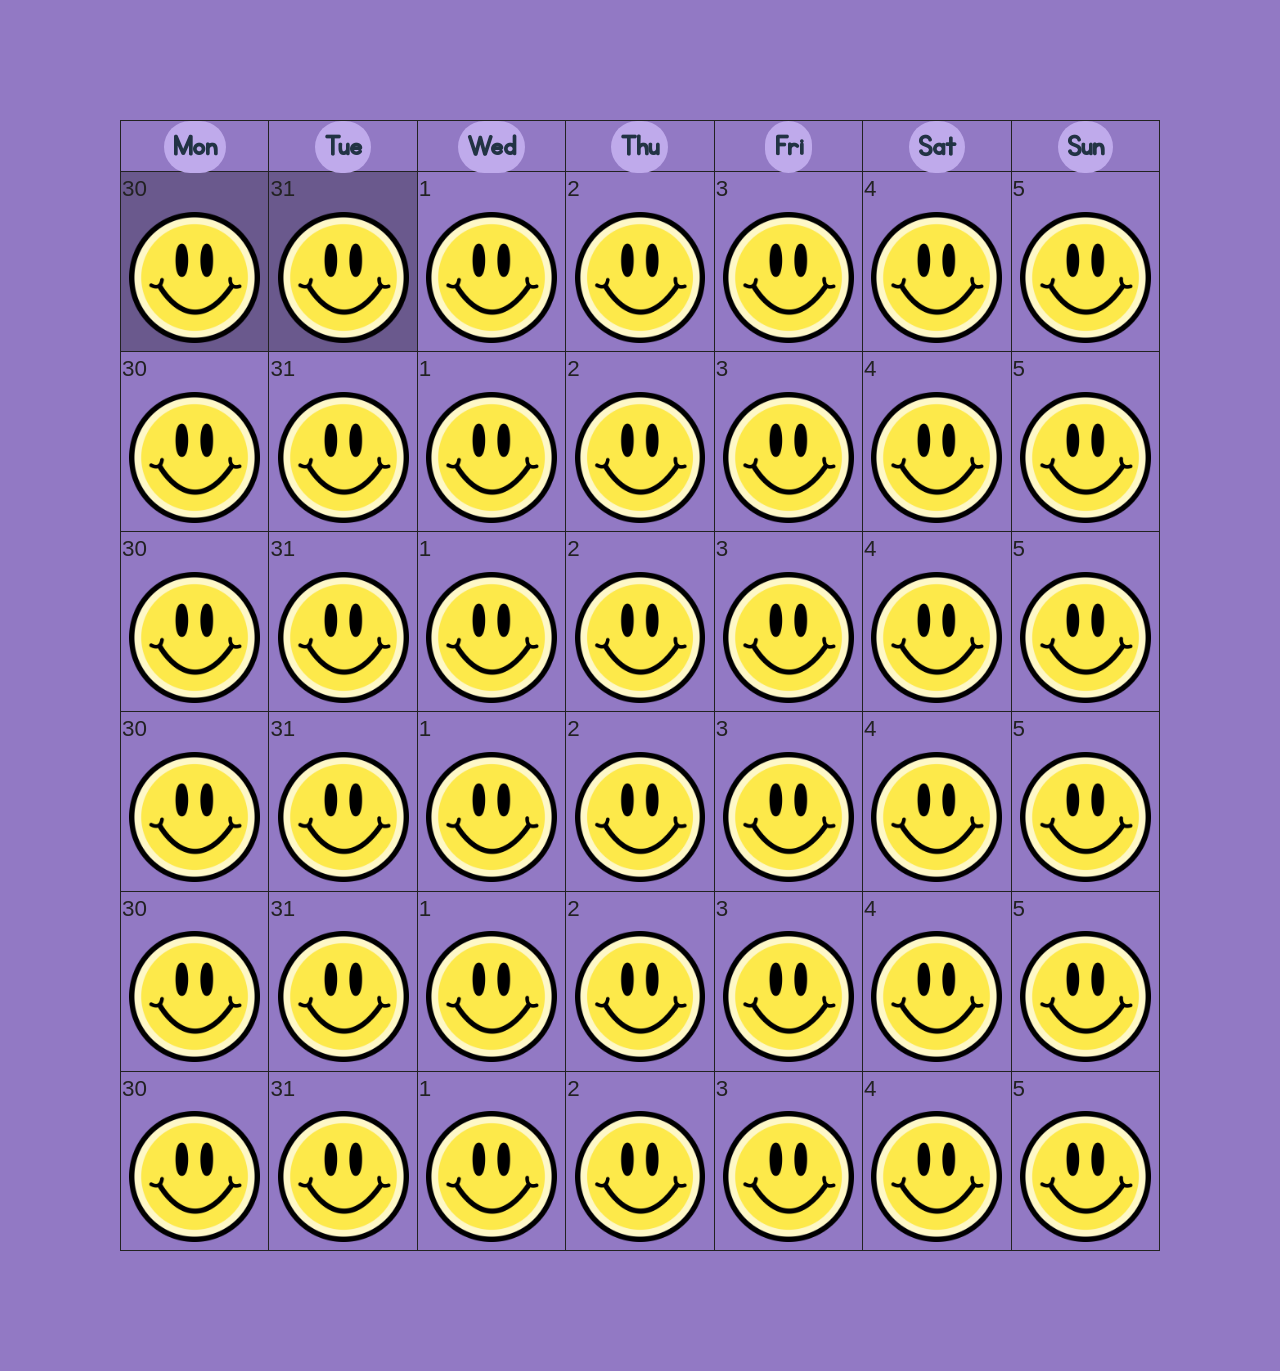
<file: main/frontend/calendar.html>
<!DOCTYPE html>
<html lang="en">
<head>
  <meta charset="UTF-8">
  <title>Calendar</title>
  <link rel="stylesheet" href="css/main.css">

</head>
<body style="margin:120px">
  <table>
    <tr>
      <th><span class="calendar-header">Mon</span></th>
      <th><span class="calendar-header">Tue</span></th>
      <th><span class="calendar-header">Wed</span></th>
      <th><span class="calendar-header">Thu</span></th>
      <th><span class="calendar-header">Fri</span></th>
      <th><span class="calendar-header">Sat</span></th>
      <th><span class="calendar-header">Sun</span></th>
    </tr>
    <tr>
      <td class="calendar-excluded-date">30
      <img src="img/smile2.png" class="calendar-smile2"></td>
      <td class="calendar-excluded-date">31
        <img src="img/smile2.png" class="calendar-smile2"></td>
      <td>1<img src="img/smile2.png" class="calendar-smile2"></td>
      <td>2<img src="img/smile2.png" class="calendar-smile2"></td>
      <td>3<img src="img/smile2.png" class="calendar-smile2"></td>
      <td>4<img src="img/smile2.png" class="calendar-smile2"></td>
      <td>5<img src="img/smile2.png" class="calendar-smile2"></td>
    </tr>
    <tr>
      <td>30
        <img src="img/smile2.png" class="calendar-smile2"></td>
      <td>31
        <img src="img/smile2.png" class="calendar-smile2"></td>
      <td>1<img src="img/smile2.png" class="calendar-smile2"></td>
      <td>2<img src="img/smile2.png" class="calendar-smile2"></td>
      <td>3<img src="img/smile2.png" class="calendar-smile2"></td>
      <td>4<img src="img/smile2.png" class="calendar-smile2"></td>
      <td>5<img src="img/smile2.png" class="calendar-smile2"></td>
    </tr>
    <tr>
      <td>30
        <img src="img/smile2.png" class="calendar-smile2"></td>
      <td>31
        <img src="img/smile2.png" class="calendar-smile2"></td>
      <td>1<img src="img/smile2.png" class="calendar-smile2"></td>
      <td>2<img src="img/smile2.png" class="calendar-smile2"></td>
      <td>3<img src="img/smile2.png" class="calendar-smile2"></td>
      <td>4<img src="img/smile2.png" class="calendar-smile2"></td>
      <td>5<img src="img/smile2.png" class="calendar-smile2"></td>
    </tr>

    <tr>
      <td>30
        <img src="img/smile2.png" class="calendar-smile2"></td>
      <td>31
        <img src="img/smile2.png" class="calendar-smile2"></td>
      <td>1<img src="img/smile2.png" class="calendar-smile2"></td>
      <td>2<img src="img/smile2.png" class="calendar-smile2"></td>
      <td>3<img src="img/smile2.png" class="calendar-smile2"></td>
      <td>4<img src="img/smile2.png" class="calendar-smile2"></td>
      <td>5<img src="img/smile2.png" class="calendar-smile2"></td>
    </tr>
    <tr>
      <td>30
        <img src="img/smile2.png" class="calendar-smile2"></td>
      <td>31
        <img src="img/smile2.png" class="calendar-smile2"></td>
      <td>1<img src="img/smile2.png" class="calendar-smile2"></td>
      <td>2<img src="img/smile2.png" class="calendar-smile2"></td>
      <td>3<img src="img/smile2.png" class="calendar-smile2"></td>
      <td>4<img src="img/smile2.png" class="calendar-smile2"></td>
      <td>5<img src="img/smile2.png" class="calendar-smile2"></td>
    </tr>
    <tr>
      <td>30
        <img src="img/smile2.png" class="calendar-smile2"></td>
      <td>31
        <img src="img/smile2.png" class="calendar-smile2"></td>
      <td>1<img src="img/smile2.png" class="calendar-smile2"></td>
      <td>2<img src="img/smile2.png" class="calendar-smile2"></td>
      <td>3<img src="img/smile2.png" class="calendar-smile2"></td>
      <td>4<img src="img/smile2.png" class="calendar-smile2"></td>
      <td>5<img src="img/smile2.png" class="calendar-smile2"></td>
    </tr>
  </table>
</body>
</html>
</file>
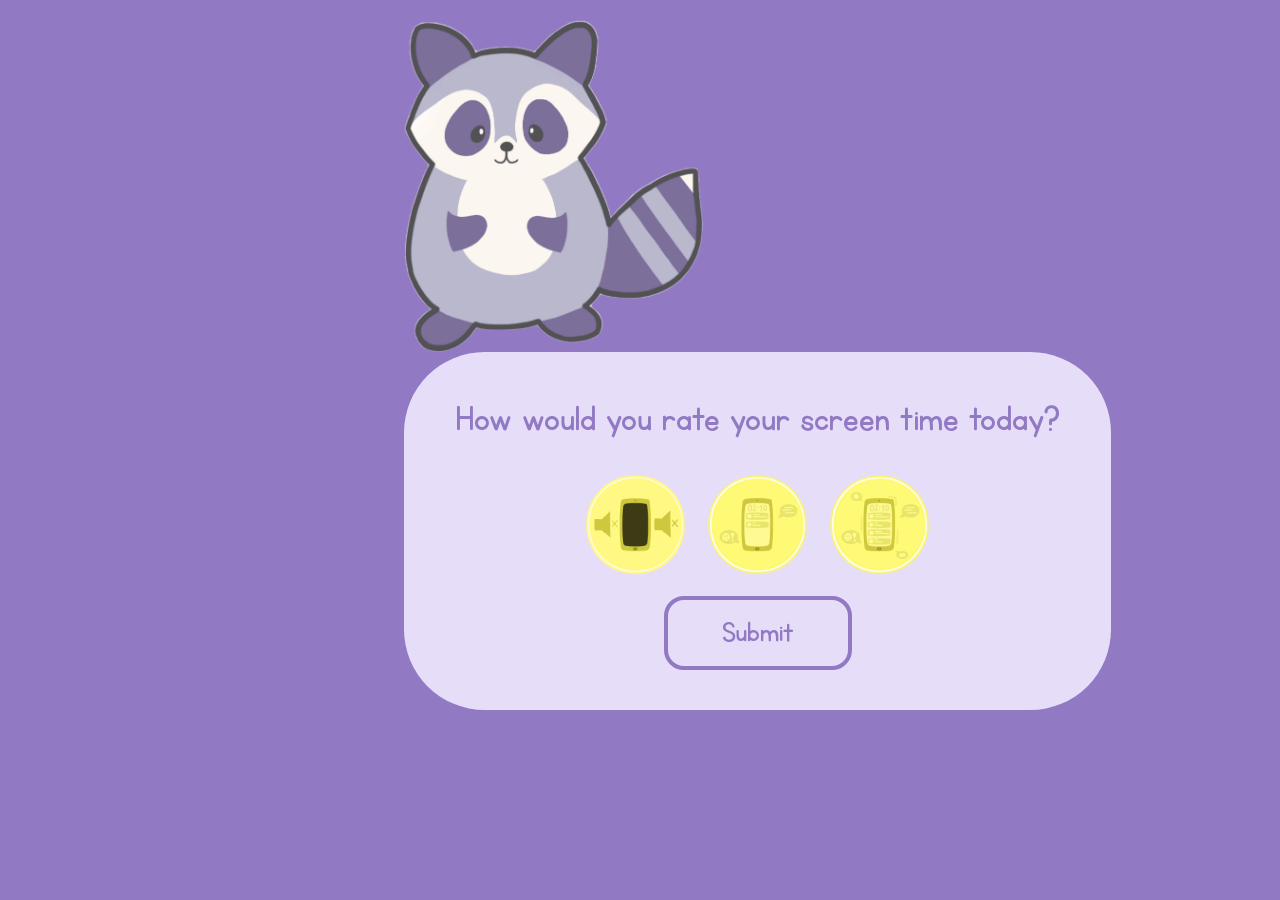
<file: main/frontend/userInput.html>
<!DOCTYPE html>
<html lang="en">
<head>
  <meta charset="UTF-8">
  <title>User Input</title>
  <link rel="stylesheet" href="css/main.css">
</head>
<body>
  <div class="content">
    <img src="img/raccoon/default.png" class="raccoon">
    <div class="speech-dialog">
      <span id="input_question">How are you feeling today?</span>
      <br>
      <span id="input_buttons_area"></span>
      <form>
        <span style="display: none">
            <input type="text" name="input_type" id="input_type_textbox">
            <input type="text" name="selection" id="input_selection_textbox">
        </span>
        <button type="submit" class="button-standard">Submit</button>
      </form>
      <script type="text/javascript">

        let questions_dict = {
          "mood": "How are you feeling today?",
          "chill": "How chill do you feel today?",
          "screentime": "How would you rate your screen time today?",
          "sleep": "How would you rate your sleep lately?",
          "steps": "How would you rate your number of steps today?",
          "exercise": "How much exercise did you have today?",
          "water": "How much water did you have today?"
        }


        // create the buttons
        let input_dialog_type = "screentime";
        // ^ Change this dynamically to change the type of input


        let img_directory = "img/" + input_dialog_type + "_icons/";
        let input_button_count = input_dialog_type === "mood" ? 5 : 3;

        let input_buttons_area = document.getElementById("input_buttons_area");

        let input_currently_selected = 0;

        document.getElementById("input_type_textbox").value = input_dialog_type;
        document.getElementById("input_question").innerText = questions_dict[input_dialog_type];
        document.getElementById("input_selection_textbox").value = 0;

        for(let i = 0; i < input_button_count; i++) {
          let img_path = img_directory + (i) + ".png";
          let anchor = document.createElement("A");
          anchor.href = "javascript:button_click_handler("+i+")";
          anchor.className = "mood-button";
          anchor.id = "input_anchor_"  + i;
          let img = document.createElement("IMG");
          img.src = img_path;
          anchor.appendChild(img);
          input_buttons_area.appendChild(anchor);
        }

        function button_click_handler(index) {
          document.getElementById("input_selection_textbox").value = index;
          document.getElementById("input_anchor_"+input_currently_selected).className = "mood-button";
          document.getElementById("input_anchor_"+index).className = "mood-button mood-button-selected";
          input_currently_selected = index;
        }
      </script>
    </div>
  </div>
</body>
</html>
</file>
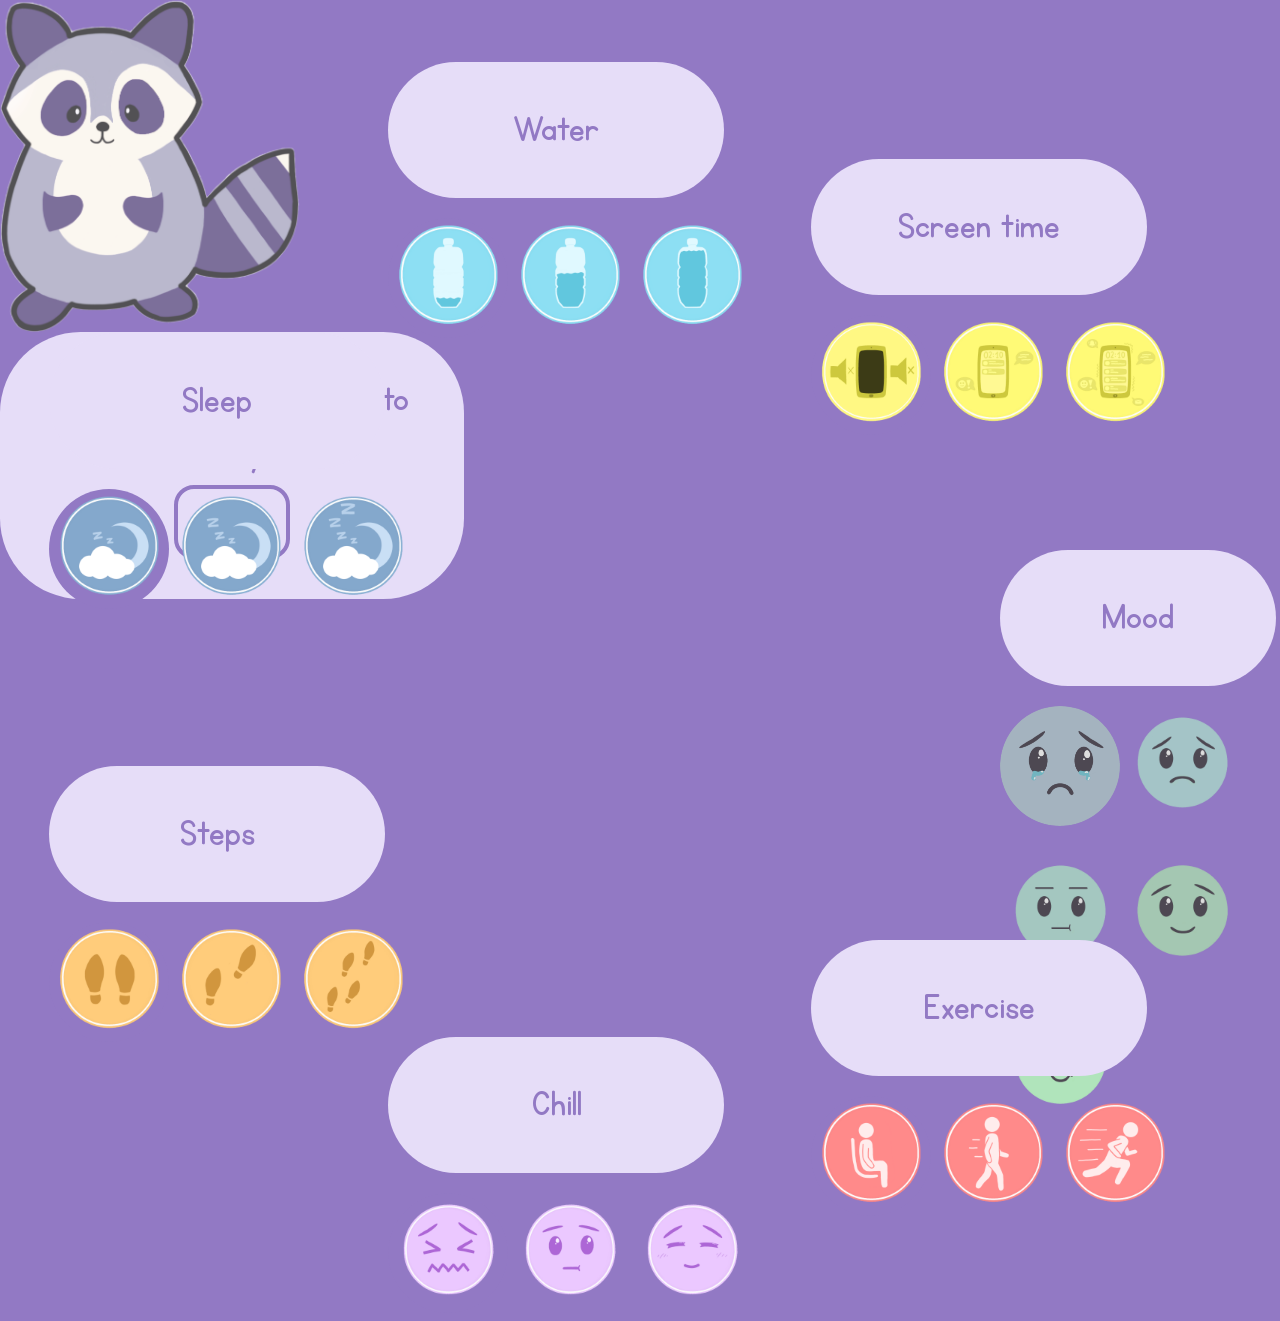
<file: main/frontend/userInput2.html>
<!DOCTYPE html>
<html lang="en">
<head>
  <meta charset="UTF-8">
  <title>User Input</title>
  <link rel="stylesheet" href="css/main.css">
</head>
<body>
    <div class="square-megabox">
      <div id="content_boxes">

      </div>
      <div class="position-centered" style="width: 30%">
        <img src="img/raccoon/default.png" class="raccoon">
        <div class="speech-dialog" style="width: 100%">
          <span id="input_question">What have you been up to today?</span>
          <br>
          <span id="input_buttons_area"></span>
          <form>
            <span style="display: none">
                <input type="text" name="selection" id="input_selection_textbox">
            </span>
            <button type="submit" class="button-standard">Submit</button>
          </form>

        </div>
      </div>
    </div>
    <script type="text/javascript">
      var contentBoxes = document.getElementById("content_boxes");

      var inputCategories = ["mood", "exercise", "chill", "steps", "sleep", "water", "screentime"];
      var inputCategoryTitles = ["Mood", "Exercise", "Chill", "Steps", "Sleep", "Water", "Screen time"];

      var inputUserPrefs = [0, 0, 0, 0, 0, 0, 0];

      document.getElementById("input_selection_textbox").value = inputUserPrefs.join(",");

      inputCategories.forEach(function(category, index) {
        const numberOfIcons = (category === "mood") ? 5 : 3;
        const categoryDiv = document.createElement("DIV");
        const categoryTitleDiv = document.createElement("DIV");
        categoryTitleDiv.className = "speech-dialog speech-dialog-small";
        categoryTitleDiv.innerText = inputCategoryTitles[index];
        const categoryIconSpan = document.createElement("SPAN");
        for(let i = 0; i < numberOfIcons; i++) {
          const anchor = document.createElement("A");
          const img = document.createElement("IMG");
          img.src = "img/" + category + "_icons/" + i + ".png";
          anchor.href = "javascript:void(0)";
          anchor.className = (i === 0) ? "mood-button mood-button-selected" : "mood-button";
          anchor.id = index + "_" + i;
          anchor.onclick = function(e) {
            inputClickHandler(index, i);
          }
          anchor.appendChild(img);
          categoryIconSpan.appendChild(anchor);
        }
        
        categoryIconSpan.style.margin = "auto";

        categoryDiv.appendChild(categoryTitleDiv);
        categoryDiv.appendChild(categoryIconSpan);
        categoryDiv.style.position = "absolute";

        /* Circular positioning */
        const angle = ((2 * Math.PI) / 7) * index;
        const radius = 500;
        const positionX = 600 + (radius * Math.cos(angle)) - 100;
        const positionY = 600 + (radius * Math.sin(angle)) - 50;
        categoryDiv.style.left = Math.floor(positionX) + "px";
        categoryDiv.style.top = Math.floor(positionY) + "px";

        /* */

        categoryDiv.className = "input-category-box";
        contentBoxes.appendChild(categoryDiv);
      });

      function inputClickHandler(catIndex, selIndex) {
        //alert(catIndex + "," + selIndex);
        document.getElementById(catIndex + "_" + inputUserPrefs[catIndex]).className = "mood-button";
        inputUserPrefs[catIndex] = selIndex;
        document.getElementById(catIndex + "_" + selIndex).className = "mood-button mood-button-selected";
        document.getElementById("input_selection_textbox").value = inputUserPrefs.join(",");
      }
    </script>
</body>
</html>
</file>
<file: main/frontend/css/main.css>
/*! HTML5 Boilerplate v8.0.0 | MIT License | https://html5boilerplate.com/ */

/* main.css 2.1.0 | MIT License | https://github.com/h5bp/main.css#readme */
/*
 * What follows is the result of much research on cross-browser styling.
 * Credit left inline and big thanks to Nicolas Gallagher, Jonathan Neal,
 * Kroc Camen, and the H5BP dev community and team.
 */

/* ==========================================================================
   Base styles: opinionated defaults
   ========================================================================== */

@font-face {
  font-family: handwritten;
  src: url(Myfont-Regular.otf);
}

@font-face {
  font-family: primary-penmanship;
  src: url(kg_primary_penmanship/KGPrimaryPenmanship.ttf);
}

html {
  color: #222;
  font-size: 1.4em;
  line-height: 1.4;
  font-family: sans-serif;
}

body {
  margin: 0;
  background-color: #9279c4;
  transition: all 1s;
}

.content {
  position: fixed;
  left: 30%;
  width: 70%;
  padding: 20px;
  height: 100%;
}

/*
 * Remove text-shadow in selection highlight:
 * https://twitter.com/miketaylr/status/12228805301
 *
 * Vendor-prefixed and regular ::selection selectors cannot be combined:
 * https://stackoverflow.com/a/16982510/7133471
 *
 * Customize the background color to match your design.
 */

::-moz-selection {
  background: #b3d4fc;
  text-shadow: none;
}

::selection {
  background: #b3d4fc;
  text-shadow: none;
}

/*
 * A better looking default horizontal rule
 */

hr {
  display: block;
  height: 1px;
  border: 0;
  border-top: 1px solid #ccc;
  margin: 1em 0;
  padding: 0;
}

nav {
  height: 100%;
  position: fixed;
  top: 0;
  left: 0;
  background: #9279c4;
  padding-top: 30px;
  border-right: 3px dashed #ccc;
  width: 30%;
  margin: 0px;
}

nav a {
  font-family: primary-penmanship, sans-serif;
  color: #223344;
  text-decoration: none;
  text-align: center;
  background: #bfaaeb;
  font-size: 1.45em;
  margin: 8%;
  padding: 20px 20px 20px 40px;
  border-radius: 50px;
  display: block;
  position: relative;
  width: 72%;
  transition: all 0.3s;
  box-shadow: 8px 8px 2px #666699;
}

nav a:hover {
  background: white;

}

nav a.highlighted {
  background: #e6ddf8;
}

nav a.highlighted:hover {
  background: #239414;
  color: white;
}

th {

  font-size: 1.45em;

  position: relative;
  width: 10%;
}

.calendar-header {
  font-family: primary-penmanship, sans-serif;
  color: #223344;
  text-align: center;
  background: #bfaaeb;
  /*padding: 20px 20px 20px 40px;*/
  padding: 9px;
  border-radius: 50px;
}

.calendar-excluded-date {
  background: #6a598d;
}

th, td {
  border-spacing: 20px;
}

/*
tr td:nth-child(even) {
  background: #3e7dbb;
}
 */

table {
  border-collapse: collapse;
}
table, th, td {
  border: 1px solid;
}

.calendar-smile2 {
  width: 90%;
  padding: 5%;
}

.raccoon {
  width: 300px;
}

.mood-button {
  text-decoration: none;
}

.mood-button img {
  margin-top: 20px;
  margin-right: 2px;
  margin-bottom: 8px;
  width: 120px;
  height: 120px;
  transition: all 0.3s;
}

.mood-button-selected img {
  background-color: #9279c4;
  border-radius: 50%;
}

.button-standard {
  font-family: primary-penmanship, sans-serif;
  color: #9279c4;
  border: 4px solid #9279c4;
  border-radius: 20px;
  font-size: 0.8em;
  padding: 16px;
  width: 30%;
  background-color: inherit;
}

.speech-dialog {
  background: #e6ddf8;
  font-family: primary-penmanship, sans-serif;
  color: #9279c4;
  padding: 40px;
  font-size: 1.8em;
  text-align: center;
  width: 70%;
  /*
  position: relative;
  top: 30%;
  left: 10%;

   */
  border-radius: 2em;
}
/*
 * Remove the gap between audio, canvas, iframes,
 * images, videos and the bottom of their containers:
 * https://github.com/h5bp/html5-boilerplate/issues/440
 */

audio,
canvas,
iframe,
img,
svg,
video {
  vertical-align: middle;
}

/*
 * Remove default fieldset styles.
 */

fieldset {
  border: 0;
  margin: 0;
  padding: 0;
}

/*
 * Allow only vertical resizing of textareas.
 */

textarea {
  resize: vertical;
}

/* ==========================================================================
   Author's custom styles
   ========================================================================== */

/* ==========================================================================
   Helper classes
   ========================================================================== */

/*
 * Hide visually and from screen readers
 */

.hidden,
[hidden] {
  display: none !important;
}

/*
 * Hide only visually, but have it available for screen readers:
 * https://snook.ca/archives/html_and_css/hiding-content-for-accessibility
 *
 * 1. For long content, line feeds are not interpreted as spaces and small width
 *    causes content to wrap 1 word per line:
 *    https://medium.com/@jessebeach/beware-smushed-off-screen-accessible-text-5952a4c2cbfe
 */

.sr-only {
  border: 0;
  clip: rect(0, 0, 0, 0);
  height: 1px;
  margin: -1px;
  overflow: hidden;
  padding: 0;
  position: absolute;
  white-space: nowrap;
  width: 1px;
  /* 1 */
}

/*
 * Extends the .sr-only class to allow the element
 * to be focusable when navigated to via the keyboard:
 * https://www.drupal.org/node/897638
 */

.sr-only.focusable:active,
.sr-only.focusable:focus {
  clip: auto;
  height: auto;
  margin: 0;
  overflow: visible;
  position: static;
  white-space: inherit;
  width: auto;
}

/*
 * Hide visually and from screen readers, but maintain layout
 */

.invisible {
  visibility: hidden;
}

/*
 * Clearfix: contain floats
 *
 * For modern browsers
 * 1. The space content is one way to avoid an Opera bug when the
 *    `contenteditable` attribute is included anywhere else in the document.
 *    Otherwise it causes space to appear at the top and bottom of elements
 *    that receive the `clearfix` class.
 * 2. The use of `table` rather than `block` is only necessary if using
 *    `:before` to contain the top-margins of child elements.
 */

.clearfix::before,
.clearfix::after {
  content: " ";
  display: table;
}

.clearfix::after {
  clear: both;
}

/* ==========================================================================
   EXAMPLE Media Queries for Responsive Design.
   These examples override the primary ('mobile first') styles.
   Modify as content requires.
   ========================================================================== */

@media only screen and (min-width: 35em) {
  /* Style adjustments for viewports that meet the condition */
}

@media print,
  (-webkit-min-device-pixel-ratio: 1.25),
  (min-resolution: 1.25dppx),
  (min-resolution: 120dpi) {
  /* Style adjustments for high resolution devices */
}

/* ==========================================================================
   Print styles.
   Inlined to avoid the additional HTTP request:
   https://www.phpied.com/delay-loading-your-print-css/
   ========================================================================== */

@media print {
  *,
  *::before,
  *::after {
    background: #fff !important;
    color: #000 !important;
    /* Black prints faster */
    box-shadow: none !important;
    text-shadow: none !important;
  }

  a,
  a:visited {
    text-decoration: underline;
  }

  a[href]::after {
    content: " (" attr(href) ")";
  }

  abbr[title]::after {
    content: " (" attr(title) ")";
  }

  /*
   * Don't show links that are fragment identifiers,
   * or use the `javascript:` pseudo protocol
   */
  a[href^="#"]::after,
  a[href^="javascript:"]::after {
    content: "";
  }

  pre {
    white-space: pre-wrap !important;
  }

  pre,
  blockquote {
    border: 1px solid #999;
    page-break-inside: avoid;
  }

  /*
   * Printing Tables:
   * https://web.archive.org/web/20180815150934/http://css-discuss.incutio.com/wiki/Printing_Tables
   */
  thead {
    display: table-header-group;
  }

  tr,
  img {
    page-break-inside: avoid;
  }

  p,
  h2,
  h3 {
    orphans: 3;
    widows: 3;
  }

  h2,
  h3 {
    page-break-after: avoid;
  }
}
</file>
